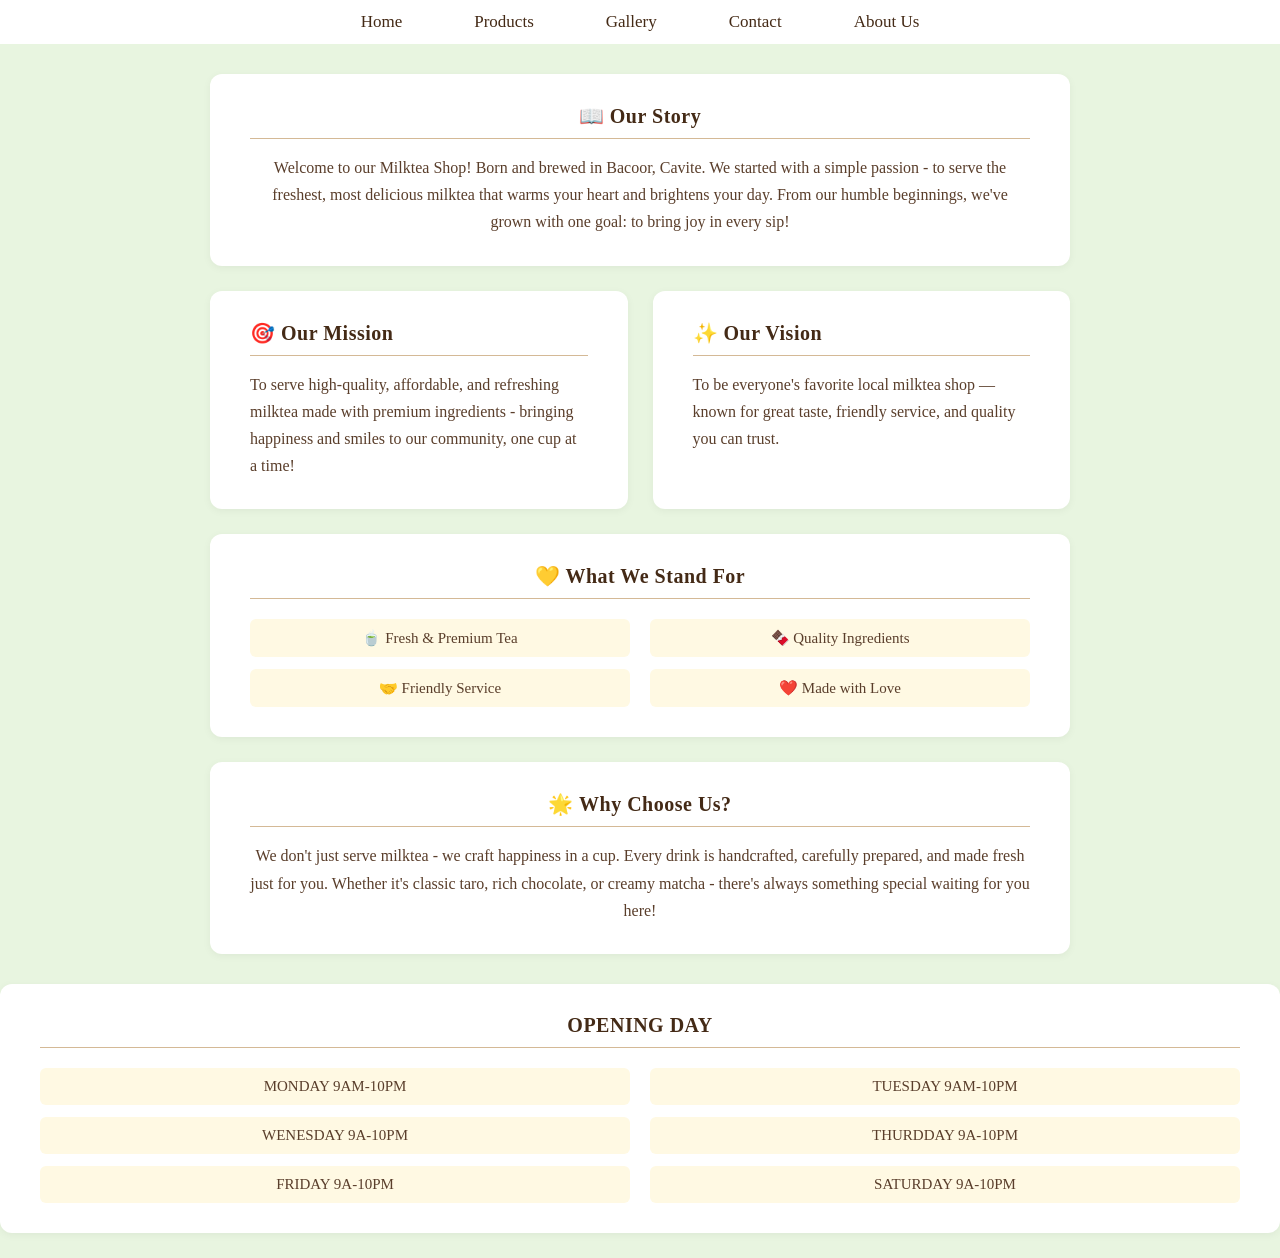
<file: aboutus.html>
<!DOCTYPE html>
<html lang="en">
<head>
    <meta charset="UTF-8">
    <meta name="viewport" content="width=device-width, initial-scale=1.0">
    <title>About Us - Milktea Shop</title>
    <style>
        * {
            box-sizing: border-box;
            margin: 0;
            padding: 0;
            font-family: 'Times New Roman', serif;
        }

        body {
            background-color: #E8F5E0; /* Light green background */
            padding: 0;
            margin: 0;
        }

        /* ========== WHITE NAVIGATION BAR ========== */
        .navbar {
            background-color: #FFFFFF;
            text-align: center;
            padding: 12px 0;
            margin: 0;
        }

        .navbar a {
            color: #442A16; /* Brown text */
            text-decoration: none;
            font-size: 17px;
            margin: 0 22px;
            padding: 8px 12px;
        }

        .navbar a:hover {
            text-decoration: underline;
        }

        /* ========== MAIN CONTAINER ========== */
        .container {
            max-width: 900px;
            margin: 30px auto;
            padding: 0 20px;
        }

        /* ========== CARD STYLES ========== */
        .card {
            background: #FFFFFF;
            padding: 30px 40px;
            border-radius: 12px;
            box-shadow: 0 2px 8px rgba(0,0,0,0.05);
            color: #442A16;
            margin-bottom: 25px;
        }

        .card-full {
            text-align: center;
        }

        .cards-row {
            display: grid;
            grid-template-columns: 1fr 1fr;
            gap: 25px;
        }

        .card h2 {
            font-size: 20px;
            margin-bottom: 15px;
            padding-bottom: 10px;
            border-bottom: 1px solid #D4B996; /* Gold divider line */
            letter-spacing: 0.5px;
        }

        .card p {
            font-size: 16px;
            line-height: 1.7;
            color: #5A3E2B;
        }

        /* ========== WHAT WE STAND FOR — FEATURE BOXES ========== */
        .features-grid {
            display: grid;
            grid-template-columns: 1fr 1fr;
            gap: 12px 20px;
            margin-top: 20px;
        }

        .feature-box {
            background-color: #FFF9E3; /* Pale cream */
            padding: 10px 15px;
            border-radius: 6px;
            font-size: 15px;
            color: #5A3E2B;
        }

        /* ========== RESPONSIVE ========== */
        @media (max-width: 700px) {
            .cards-row, .features-grid {
                grid-template-columns: 1fr;
            }
        }
    </style>
</head>
<body>

    <!-- ========== WHITE NAVIGATION BAR ========== -->
    <div class="navbar">
        <a href="index.html">Home</a>
        <a href="products.html">Products</a>
        <a href="nah.html">Gallery</a>
        <a href="contacts.html">Contact</a>
        <a href="aboutus.html">About Us</a>
    </div>

    <div class="container">

        <!-- OUR STORY -->
        <div class="card card-full">
            <h2>📖 Our Story</h2>
            <p>Welcome to our Milktea Shop! Born and brewed in Bacoor, Cavite. We started with a simple passion - to serve the freshest, most delicious milktea that warms your heart and brightens your day. From our humble beginnings, we've grown with one goal: to bring joy in every sip!</p>
        </div>

        <!-- MISSION & VISION -->
        <div class="cards-row">
            <div class="card">
                <h2>🎯 Our Mission</h2>
                <p>To serve high-quality, affordable, and refreshing milktea made with premium ingredients - bringing happiness and smiles to our community, one cup at a time!</p>
            </div>
            <div class="card">
                <h2>✨ Our Vision</h2>
                <p>To be everyone's favorite local milktea shop — known for great taste, friendly service, and quality you can trust.</p>
            </div> 
        </div>
        
        
        <!-- WHAT WE STAND FOR -->
        <div class="card card-full">
            <h2>💛 What We Stand For</h2>
            <div class="features-grid">
                <div class="feature-box">🍵 Fresh & Premium Tea</div>
                <div class="feature-box">🍫 Quality Ingredients</div>
                <div class="feature-box">🤝 Friendly Service</div>
                <div class="feature-box">❤️ Made with Love</div>
            </div>
        </div>
        

        <!-- WHY CHOOSE US -->
        <div class="card card-full">
            <h2>🌟 Why Choose Us?</h2>
            <p>We don't just serve milktea - we craft happiness in a cup. Every drink is handcrafted, carefully prepared, and made fresh just for you. Whether it's classic taro, rich chocolate, or creamy matcha - there's always something special waiting for you here!</p>
        </div>

    </div>

    <!-- OPEN HOURS -->
        <div class="card card-full">
            <h2> OPENING DAY</h2>
            <div class="features-grid">
                <div class="feature-box"> MONDAY 9AM-10PM</div>
                <div class="feature-box"> TUESDAY 9AM-10PM</div>
                <div class="feature-box"> WENESDAY 9A-10PM</div>
                <div class="feature-box"> THURDDAY 9A-10PM</div>
                <div class="feature-box"> FRIDAY 9A-10PM</div>
                <div class="feature-box"> SATURDAY 9A-10PM</div>
            </div>
        </div>

</body>
</html>
</file>
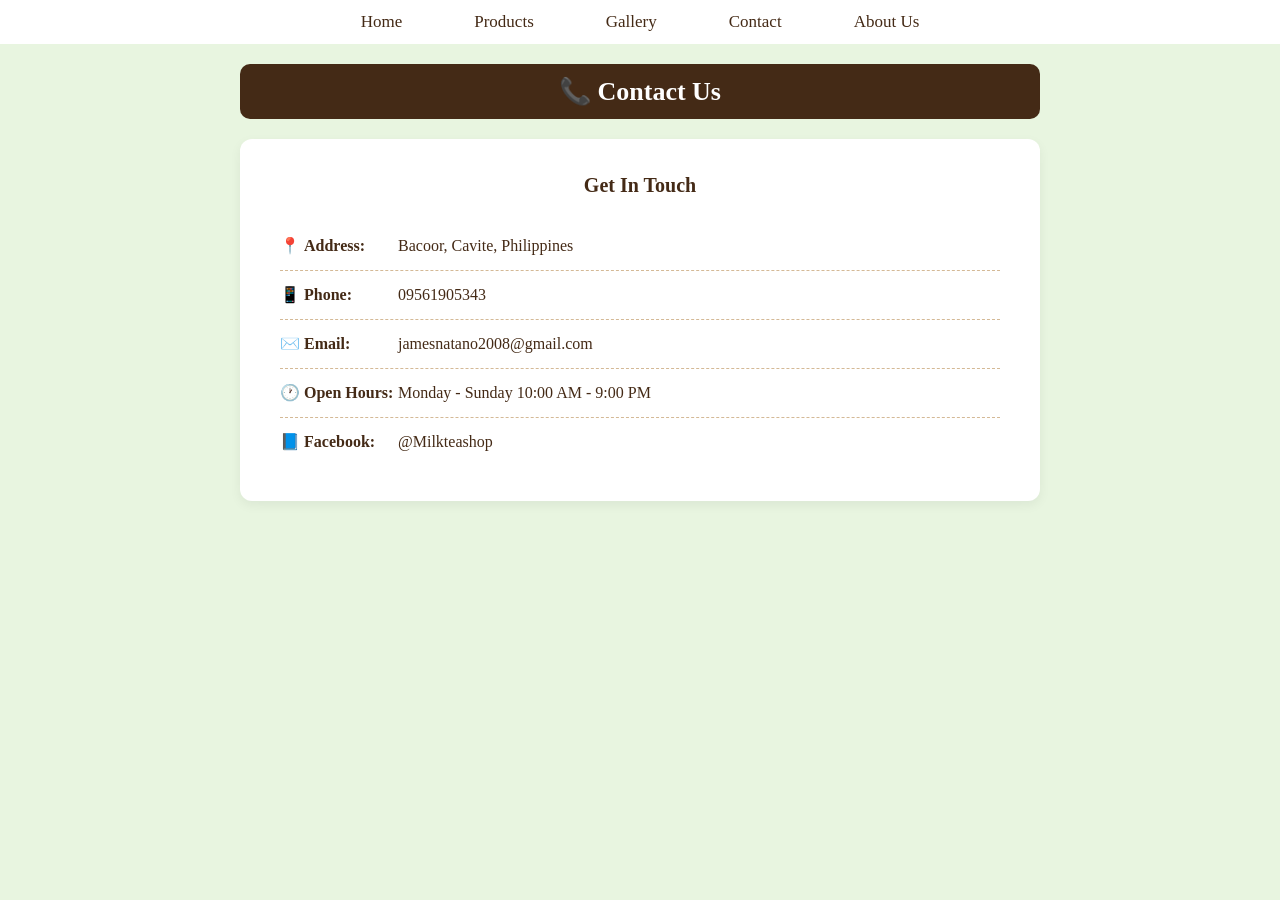
<file: contacts.html>
<!DOCTYPE html>
<html lang="en">
<head>
    <meta charset="UTF-8">
    <meta name="viewport" content="width=device-width, initial-scale=1.0">
    <title>Contact Us - Milktea Shop</title>
    <style>
        * {
            box-sizing: border-box;
            margin: 0;
            padding: 0;
            font-family: 'Times New Roman', serif;
        }

        body {
            background-color: #E8F5E0; /* Light green background */
            padding: 0;
            margin: 0;
        }

        /* ========== WHITE NAVIGATION BAR ========== */
        .navbar {
            background-color: #FFFFFF;
            text-align: center;
            padding: 12px 0;
            margin: 0;
        }

        .navbar a {
            color: #442A16; /* Brown text */
            text-decoration: none;
            font-size: 17px;
            margin: 0 22px;
            padding: 8px 12px;
        }

        .navbar a:hover {
            text-decoration: underline;
        }

        /* ========== PAGE HEADER ========== */
        .page-header {
            background-color: #442A16; /* Dark brown */
            color: #FFFFFF;
            font-size: 26px;
            font-weight: bold;
            text-align: center;
            padding: 12px;
            margin: 20px auto;
            width: 800px;
            border-radius: 10px;
        }

        /* ========== CONTACT CARD ========== */
        .contact-card {
            background: #FFFFFF;
            width: 800px;
            margin: 0 auto;
            padding: 35px 40px;
            border-radius: 12px;
            box-shadow: 0 4px 12px rgba(0,0,0,0.06);
            color: #442A16;
        }

        .contact-card h2 {
            text-align: center;
            font-size: 20px;
            margin-bottom: 25px;
            color: #442A16;
        }

        .contact-item {
            padding: 12px 0;
            border-bottom: 1px dashed #D4B996;
            font-size: 16px;
            line-height: 1.5;
        }

        .contact-item:last-child {
            border-bottom: none;
        }

        .contact-item strong {
            display: inline-block;
            min-width: 90px;
        }

        /* ========== RESPONSIVE ========== */
        @media (max-width: 550px) {
            .page-header, .contact-card {
                width: 90%;
            }
        }
    </style>
</head>
<body>

    <!-- ========== WHITE NAVIGATION BAR ========== -->
    <div class="navbar">
        <a href="index.html">Home</a>
        <a href="products.html">Products</a>
        <a href="gallery.html">Gallery</a>
        <a href="contacts.html">Contact</a>
        <a href="aboutus.html">About Us</a>
    </div>

    <!-- PAGE HEADER -->
    <div class="page-header">
        📞 Contact Us
    </div>

    <!-- CONTACT INFO CARD -->
    <div class="contact-card">
        <h2>Get In Touch</h2>

        <div class="contact-item">
            📍 <strong>Address:</strong> Bacoor, Cavite, Philippines
        </div>

        <div class="contact-item">
            📱 <strong>Phone:</strong> 09561905343
        </div>

        <div class="contact-item">
            ✉️ <strong>Email:</strong> jamesnatano2008@gmail.com
        </div>

        <div class="contact-item">
            🕐 <strong>Open Hours:</strong> Monday - Sunday 10:00 AM - 9:00 PM
        </div>

        <div class="contact-item">
            📘 <strong>Facebook:</strong> @Milkteashop
        </div>
    </div>
</body>
</html>
</file>
